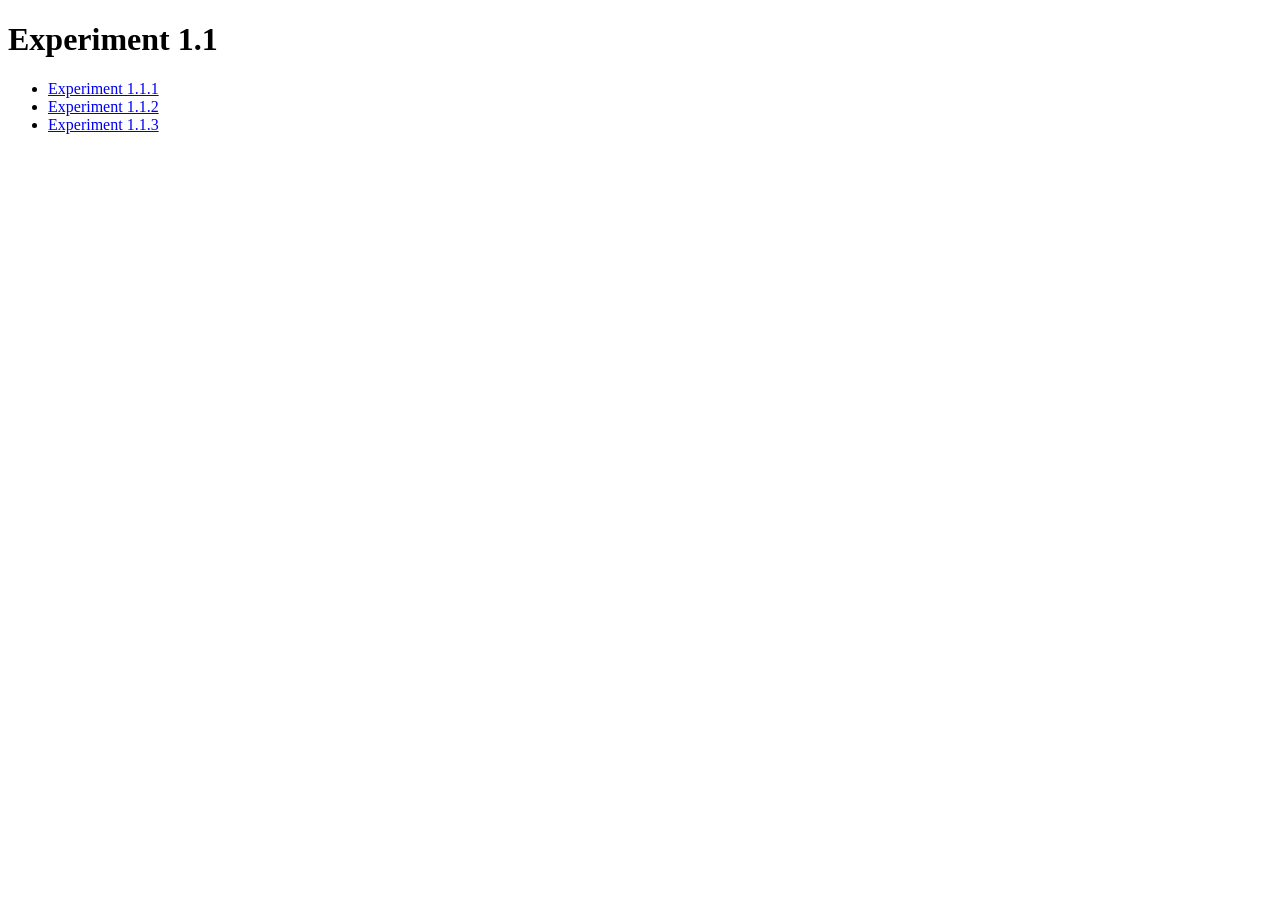
<file: exp1.1/index.html>
<!DOCTYPE html>
<html>
<head>
    <title>Experiment 1.1</title>
</head>
<body>
    <h1>Experiment 1.1</h1>

    <ul>
        <li><a href="exp1.1.1/">Experiment 1.1.1</a></li>
        <li><a href="exp1.1.2/">Experiment 1.1.2</a></li>
        <li><a href="exp1.1.3/">Experiment 1.1.3</a></li>
    </ul>
</body>
</html>
</file>
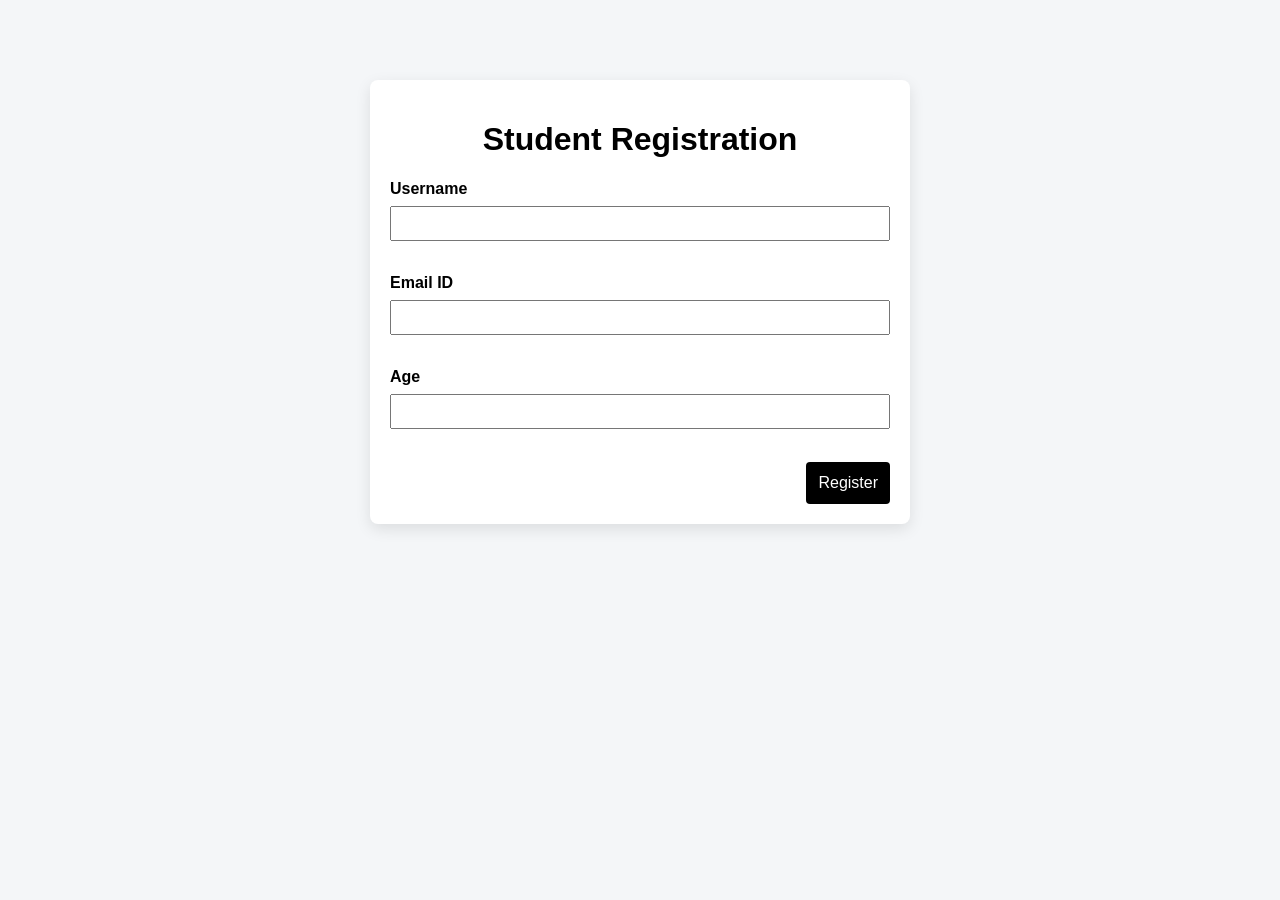
<file: exp1.1/exp1.1.1/index.html>
<!DOCTYPE html>
<html lang="en">

<head>
    <meta charset="UTF-8">
    <title>Experiment 1.1.1</title>
    <link rel="stylesheet" href="index.css">
</head>

<body>
    <form class="form-box">
        <h1><b>Student Registration</b></h1>

        <div class="form-group">
            <label for="username">Username</label>
            <input type="text" name="username" required pattern="[A-Za-z ]{3,}"><br><br>
        </div>
        <div class="form-group">
            <label for="email">Email ID</label>
            <input type="email" name="email" required><br><br>
        </div>
        <div class="form-group">
            <label for="Age">Age</label>
            <input type="number" name="age" id="Age" required min="1" max="100"><br><br>
        </div>

        <input type="submit" value="Register">
    </form>
</body>

</html>
</file>
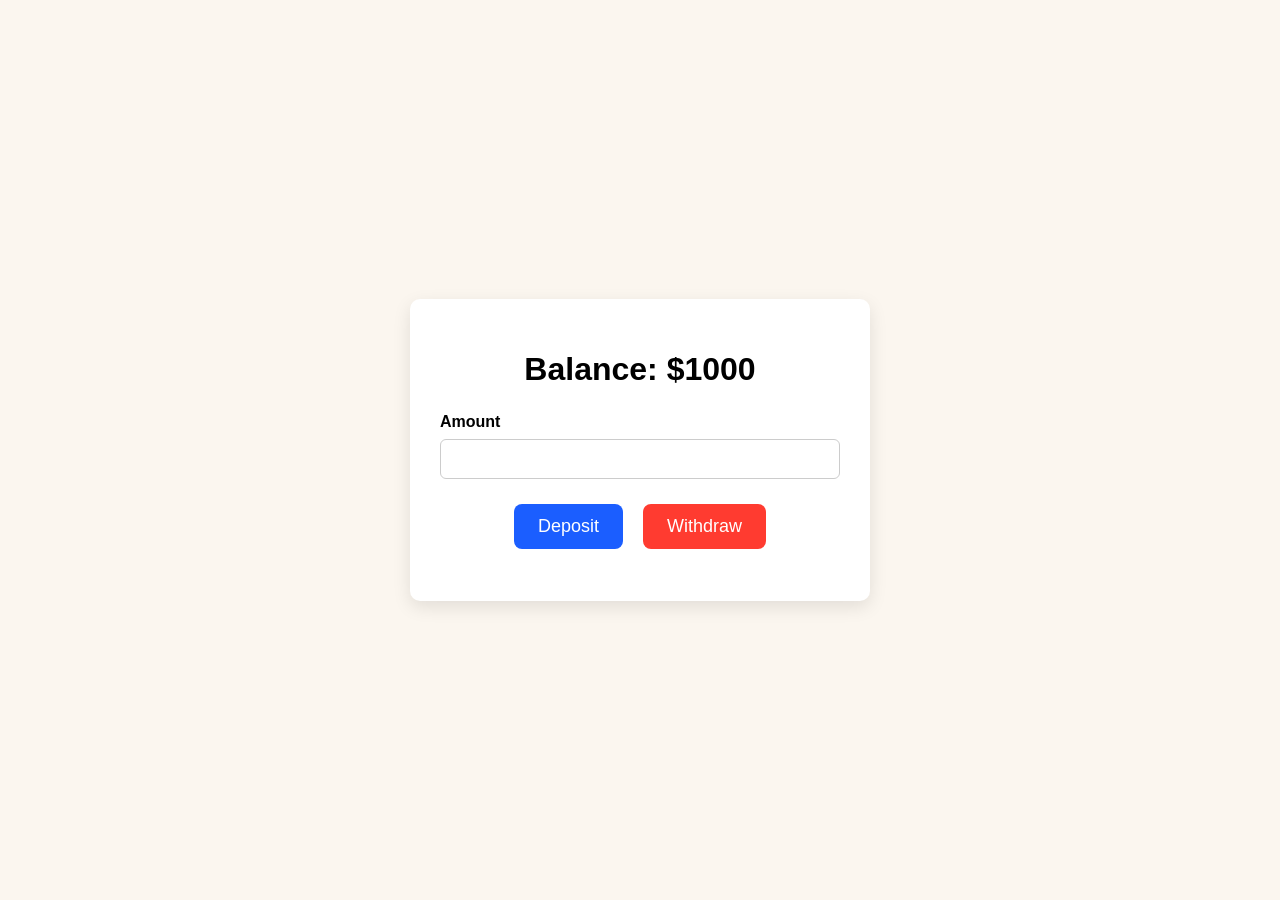
<file: exp1.1/exp1.1.2/rbui.html>
<!DOCTYPE html>
<html>
    <head>
        <title>Experiment 1.1.2</title>
        <link rel="stylesheet" href="rbui.css">
    </head>
    <body>
        <div class="bank-ui">
            <h1 id="balance">Balance: $1000</h1>
            <div class="input">
                <label>Amount</label>
                <input type="number" id="amount">
            </div>
            <div class="actions">
                <button id="deposit">Deposit</button>
                <button id="withdraw">Withdraw</button>
            </div>
            <p id="message"></p>
        </div>
        <script src="rbui.js"></script>
    </body>
</html>
</file>
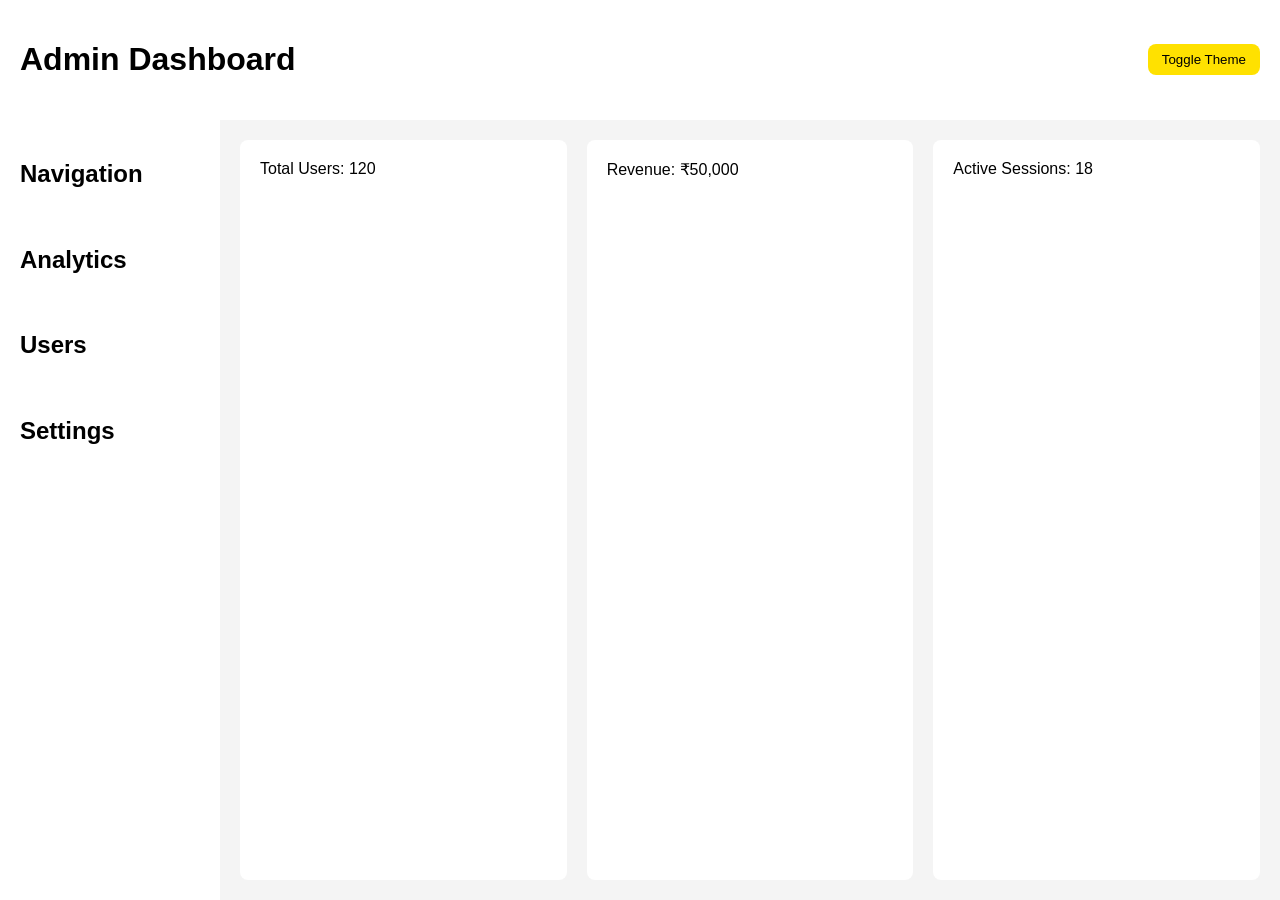
<file: exp1.1/exp1.1.3/dashboard.html>
<!DOCTYPE html>
<html>
    <head>
        <title>Experiment 1.1.3</title>
        <link rel="stylesheet" href="dashboard.css">
    </head>
    <body>
        <div class="dashboard">
            <header>
                <h1>Admin Dashboard</h1>
                <button id="themeToggle">Toggle Theme</button>
            </header>
            <aside>
                <h2>Navigation</h2><br>
                <h2>Analytics</h2><br>
                <h2>Users</h2><br>
                <h2>Settings</h2><br>
            </aside>
            <main>
                <div class="card">Total Users: 120</div>
                <div class="card">Revenue: ₹50,000</div>
                <div class="card">Active Sessions: 18</div>
            </main>
            <script src="dashboard.js"></script>
        </div>
    </body>
</html>
</file>
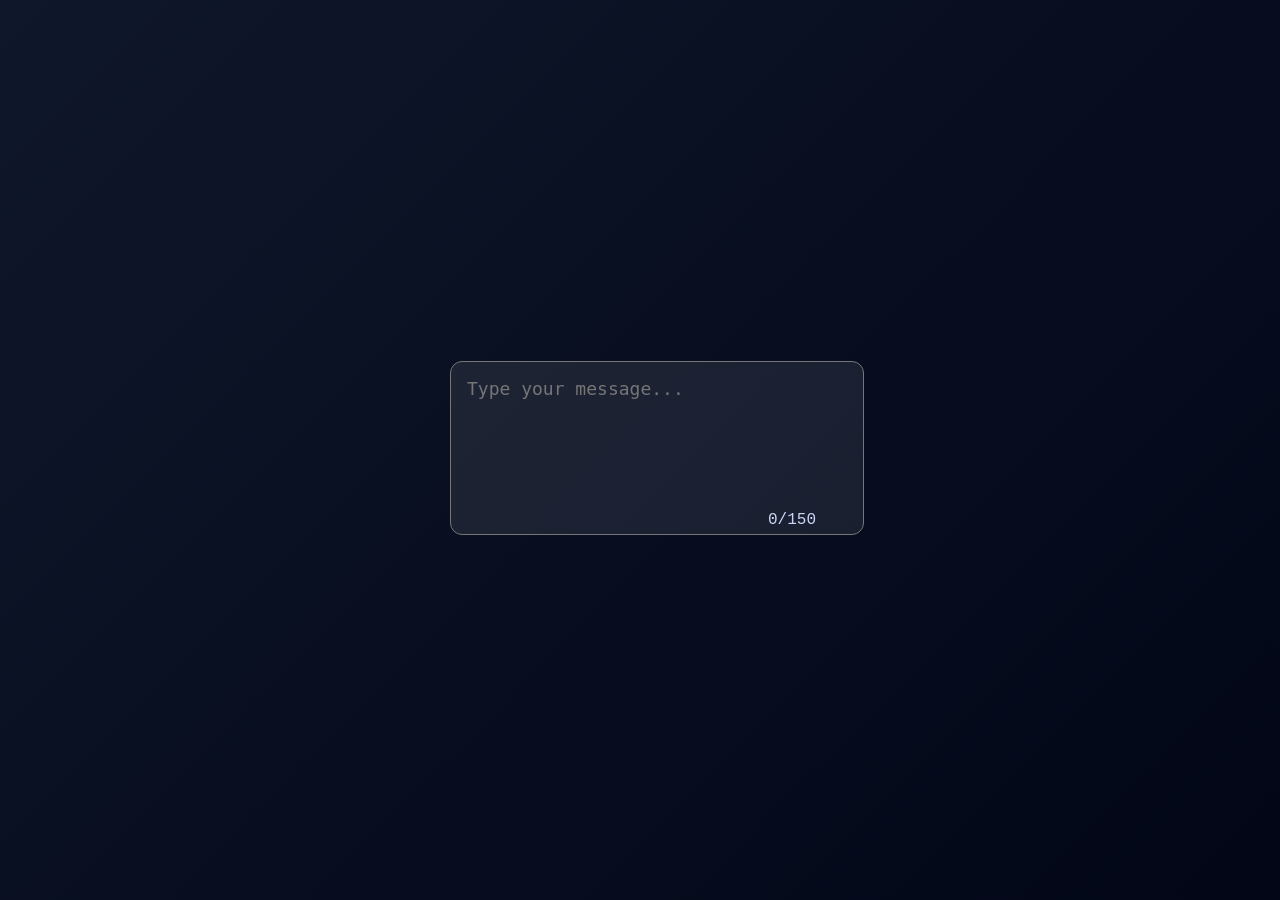
<file: exp1.2/exp1.2.1/txtAr.html>
<!DOCTYPE html>
<html lang="en">
    <head>
        <meta charset="UTF-8"/>
        <title>Experiment 1.2.1</title>
        <link rel="stylesheet" href="txtAr.css">
    </head>
    <body>
        <div class="container">
            <textarea id="textInput" placeholder="Type your message..." maxlength="150"></textarea>
            <div id="counter">0/150</div>
        </div>
        <script src="txtAr.js"></script>
    </body>
</html>
</file>
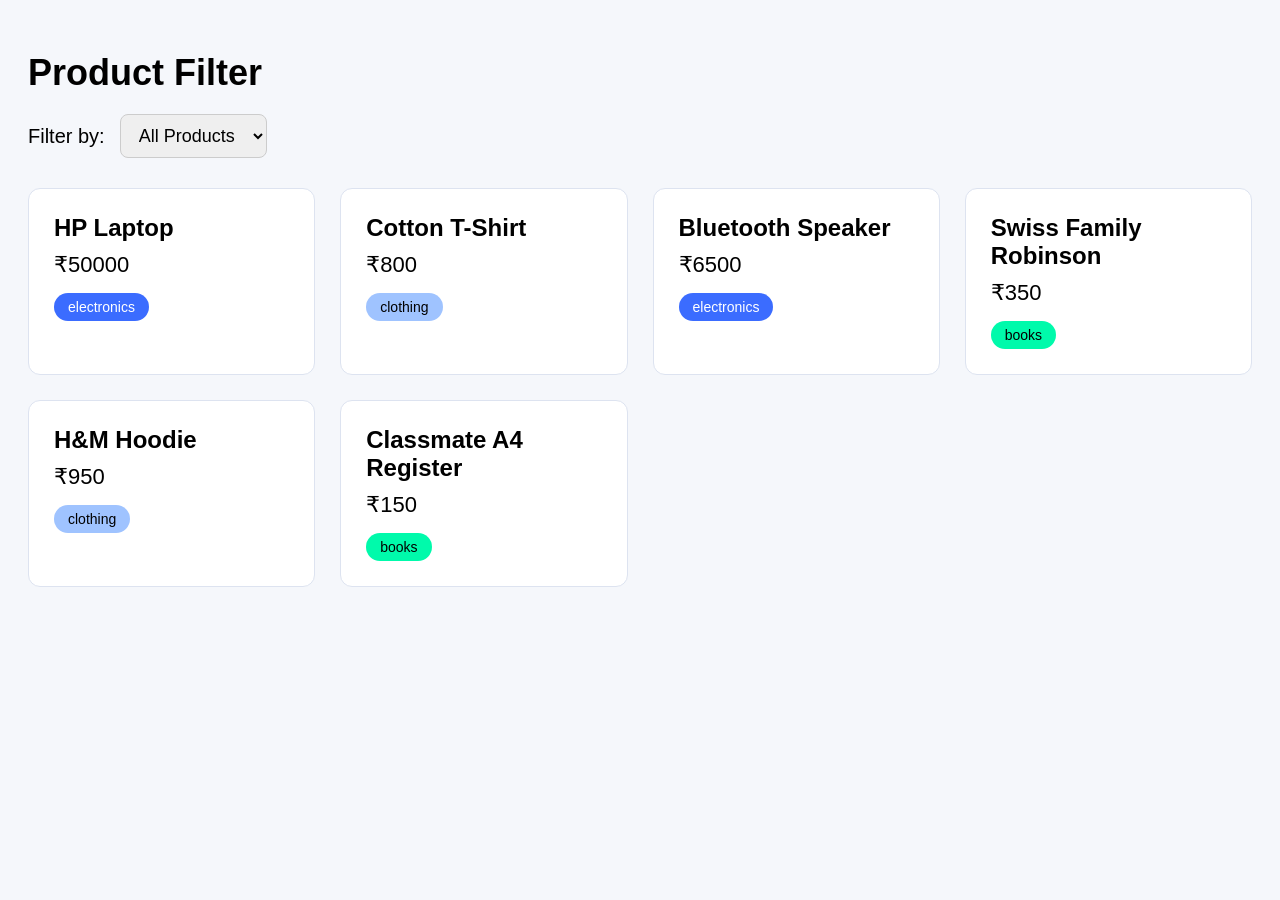
<file: exp1.2/exp1.2.2/prdtFltr.html>
<!DOCTYPE html>
<html lang="en">
    <head>
        <meta charset="UTF-8">
        <title>Experiment 1.2.2</title>
        <link rel="stylesheet" href="prdtFltr.css">
    </head>
    <body>
        <h1>Product Filter</h1>
        <div class="filter-bar">
            <label for="filter">Filter by:</label>
            <select id="filter">
                <option value="all">All Products</option>
                <option value="electronics">Electronics</option>
                <option value="clothing">Clothing</option>
                <option value="books">Books</option>
        </select>
        </div>
        
        <div id="products" class="product-grid"></div>
        <script src="prdtFltr.js"></script>
    </body>
</html>
</file>
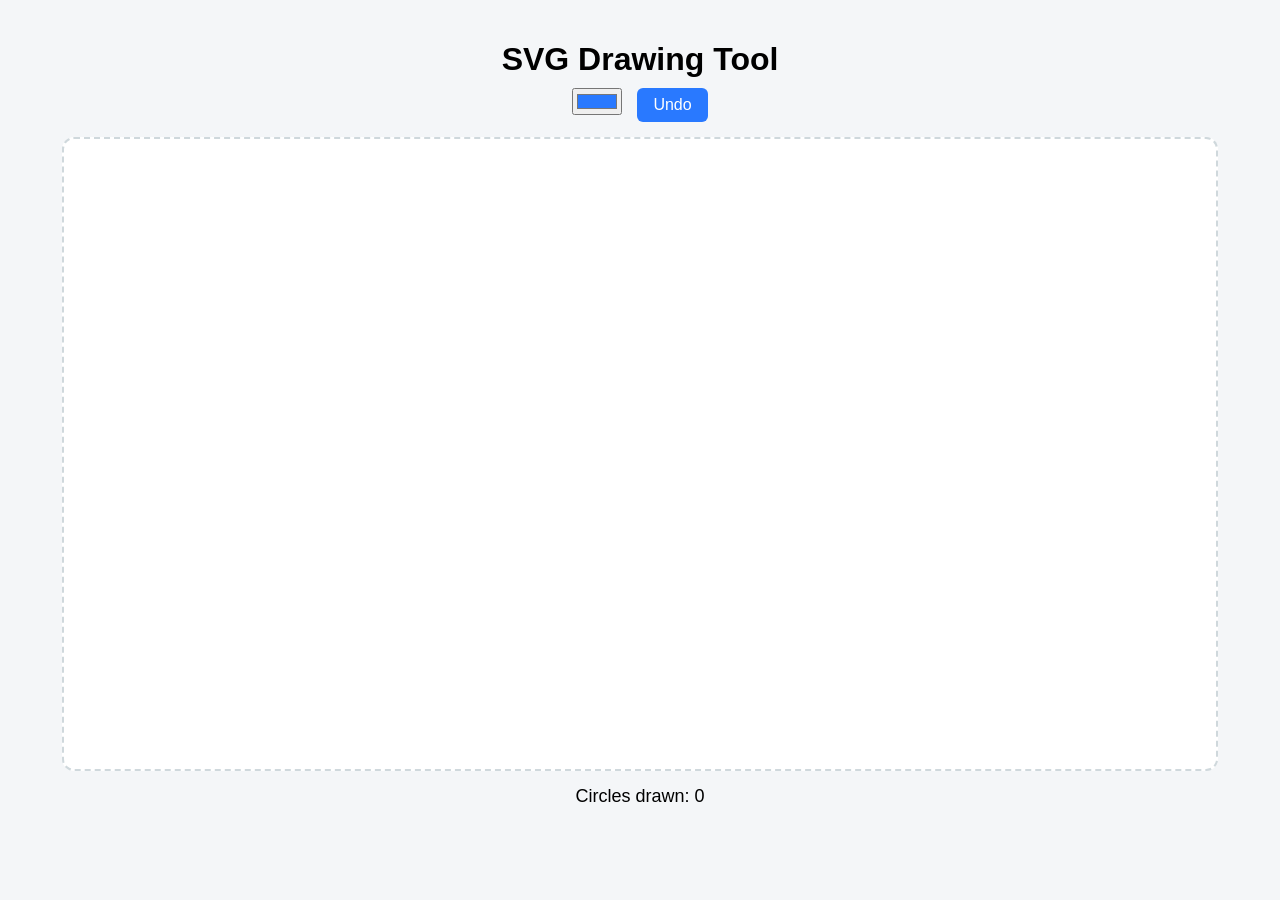
<file: exp1.2/exp1.2.3/svg.html>
<!DOCTYPE html>
<html lang="en">
    <head>
        <meta charset="UTF-8" />
        <title>Experiment 1.2.3</title>
        <link rel="stylesheet" href="svg.css">
    </head>
    <body>
        <header><h1>SVG Drawing Tool</h1></header>
        <div class="toolbar">
            <input type="color" id="colorPicker" value="#2979ff">
            <button id="undoBtn">Undo</button>
        </div>
        <svg id="canvas" viewbox="0 0 1000 1000"></svg>
        <p id="count">Circles drawn: 0</p>
        <script src="svg.js"></script>

        <!--<script>
            const svg = document.getElementById("canvas");
            svg.addEventListener("mousedown", (e) => {
                console.log("mousedown", e.clientX, e.clientY);
            });
            svg.addEventListener("mousemove", (e) => {
                console.log("mousemove", e.clientX, e.clientY);
            });
            svg.addEventListener("mouseup", (e) => {
                console.log("mouseup", e.clientX, e.clientY);
            })
        </script>-->
    </body>
</html>
</file>
<file: exp1.1/exp1.1.1/index.css>
body {
    background-color: #f4f6f8;
    font-family: Arial, sans-serif;
}

.form-box {
    text-align: right;
    width: 500px;
    margin: 80px auto;
    padding: 20px;
    background: white;
    border-radius: 8px;
    box-shadow: 0 5px 15px rgba(0,0,0,0.1);
}

.form-group {
    margin-bottom: 15px;
}

h1 {
    text-align: center;
}

label {
    display: block;
    margin-bottom: 8px;
    text-align: left;
    font-weight: bold;
}

input {
    width: 100%;
    padding: 8px;
    box-sizing: border-box;
}

input[type="submit"] {
    width: fit-content;
    padding: 10px;
    background-color: black;
    color: white;
    border: 2px solid transparent;
    border-radius: 4px;
    font-size: 16px;
    cursor: pointer;
}

input[type="submit"]:hover {
    background-color: #ffffff;
    color: black;
    border: 2px solid black;
    border-radius: 4px;
}
</file>
<file: exp1.1/exp1.1.2/rbui.css>
body{
    margin: 0;
    padding: 0;
    background-color: rgb(251, 246, 239);
    font-family: Arial, Helvetica, sans-serif ;
    display: flex;
    justify-content: center;
    align-items: center;
    min-height: 100vh;
}

.bank-ui{
    width: 400px;
    background: white;
    padding: 30px;
    border-radius: 10px;
    box-shadow: 0 6px 18px rgba(0, 0, 0, 0.1);
    text-align: center;
}

#balance{
    font-size: 32px;
    margin-bottom: 25px;
}

.input{
    text-align: left;
    margin-bottom: 25px;
}

.input label{
    display: block;
    margin-bottom: 8px;
    font-weight: bold;
}

.input input{
    width: 100%;
    padding: 10px;
    font-size: 16px;
    box-sizing: border-box;
    border-radius: 6px;
    border: 1px solid #ccc;
}

.actions{
    display: flex;
    justify-content: center;
    gap: 20px;
    margin-bottom: 20px;
}

.actions button{
    padding: 12px 24px;
    font-size: 18px;
    border: none;
    border-radius: 8px;
    color: white;
    cursor: pointer;
}

#deposit{
    background-color: #1b5eff;
}

#withdraw{
    background-color: #ff3b30;
}

#message{
    font-size: 22px;
    font-weight: bold;
    color: red;
}

@media (max-width: 600px){
    .bank-ui{
        width: 90%;
    }
    .actions{
        flex-direction: column;
    }
}
</file>
<file: exp1.1/exp1.1.3/dashboard.css>
:root{
    --bg-color: #f4f4f4;
    --text-color: #000;
    --card-bg: #ffffff;
}

body.dark {
    --bg-color: #121212;
    --text-color: #ffffff;
    --card-bg: #1e1e1e;
}

body{
    margin: 0;
    font-family: Arial, Helvetica, sans-serif;
    background-color: var(--bg-color);
    color: var(--text-color);
}

.dashboard {
    display: grid;
    grid-template-columns: 220px 1fr;
    grid-template-rows: auto 1fr;
    min-height: 100vh;
}

header{
    grid-column: 1/3;
    padding: 20px;
    background: var(--card-bg);
    display: flex;
    justify-content: space-between;
    align-items: center;
}

aside{
    padding: 20px;
    background: var(--card-bg);
}

main{
    padding: 20px;
    display: grid;
    grid-template-columns: repeat(auto-fit, minmax(200px, 1fr));
    gap: 20px;
}

.card{
    background-color: var(--card-bg);
    padding: 20px;
    border-radius: 8px;
}

button{
    padding: 8px 14px;
    cursor: pointer;
    color: black;
    background-color: rgb(255, 225, 0);
    border: none;
    border-radius: 8px;
}

@media (max-width: 600px){
    .dashboard{
        grid-template-columns: 1fr;
        grid-template-rows: auto auto 1fr;
    }
    aside{
        grid-row: 2;
    }
}
</file>
<file: exp1.2/exp1.2.1/txtAr.css>
body{
    margin: 0;
    min-height: 100vh;
    display: flex;
    justify-content: center;
    align-items: center;
    background: linear-gradient(135deg, #0f172a, #020617);
    font-family: Arial, Helvetica, sans-serif;
}

.container{
    position: relative;
    width: 380px;
}

textarea{
    width: 100%;
    height: 140px;
    padding: 16px;
    font-size: 18px;
    border-radius: 12px;
    background: rgba(255, 255, 255, 0.08);
    color: white;
    resize: none;
}

#counter{
    position: absolute;
    bottom: 10px;
    right: 14px;
    color: #cbd5f5;
    transition: color 0.3s ease;
    font-family: 'Courier New', Courier, monospace;
}

#counter.warning{
    color: red;
}
</file>
<file: exp1.2/exp1.2.2/prdtFltr.css>
body{
    font-family: Arial, Helvetica, sans-serif;
    padding: 20px;
    background: #f5f7fb;
}

h1{
    font-size: 36px;
    margin-bottom: 20px;
}

.filter-bar{
    display: flex;
    align-items: center;
    gap: 15px;
    margin-bottom: 30px;
}

label{
    font-size: 20px;
}

select{
    border: 1px solid #ccc;
    border-radius: 8px;
    padding: 10px 14px;
    font-size: 18px;
}

.product-grid{
    display: grid;
    grid-template-columns: repeat(auto-fit, minmax(260px, 1fr));
    gap: 25px;
}

.product-card{
    background: white;
    padding: 25px;
    border-radius: 12px;
    border: 1px solid #dde3f0;
    transition: transform 0.3s ease, opacity 0.3s ease;
}

.product-card h2{
    margin: 0 0 10px;
}

.price{
    font-size: 22px;
    margin-bottom: 15px;
}

.tag{
    display: inline-block;
    padding: 6px 14px;
    border-radius: 20px;
    font-size: 14px;
    color: white;
}

.tag.electronics{
    background: #3b6cff;
}

.tag.clothing{
    background: #9fc3ff;
    color: #000;
}

.tag.books{
    background: #00faab;
    color: #000;
}
</file>
<file: exp1.2/exp1.2.3/svg.css>
body{
    font-family: Arial, Helvetica, sans-serif;
    background: #f4f6f8;
    margin: 0;
    padding: 20px;
    text-align: center;
}

header h1{
    margin-bottom: 10px;
}

.toolbar{
    display: flex;
    justify-content: center;
    gap: 15px;
    margin-bottom: 15px;
}

button{
    padding: 8px 16px;
    font-size: 16px;
    background: #2979ff;
    color: white;
    border: none;
    border-radius: 6px;
    cursor: pointer;
}

button:hover{
    background: #1c5edb;
}

svg {
    width: 90vw;
    height: 70vh;
    background: white;
    border: 2px dashed #cfd8dc;
    border-radius: 12px;
    margin: 0 auto;
    display: block;
}

#count{
    margin-top: 15px;
    font-size: 18px;
}
</file>
